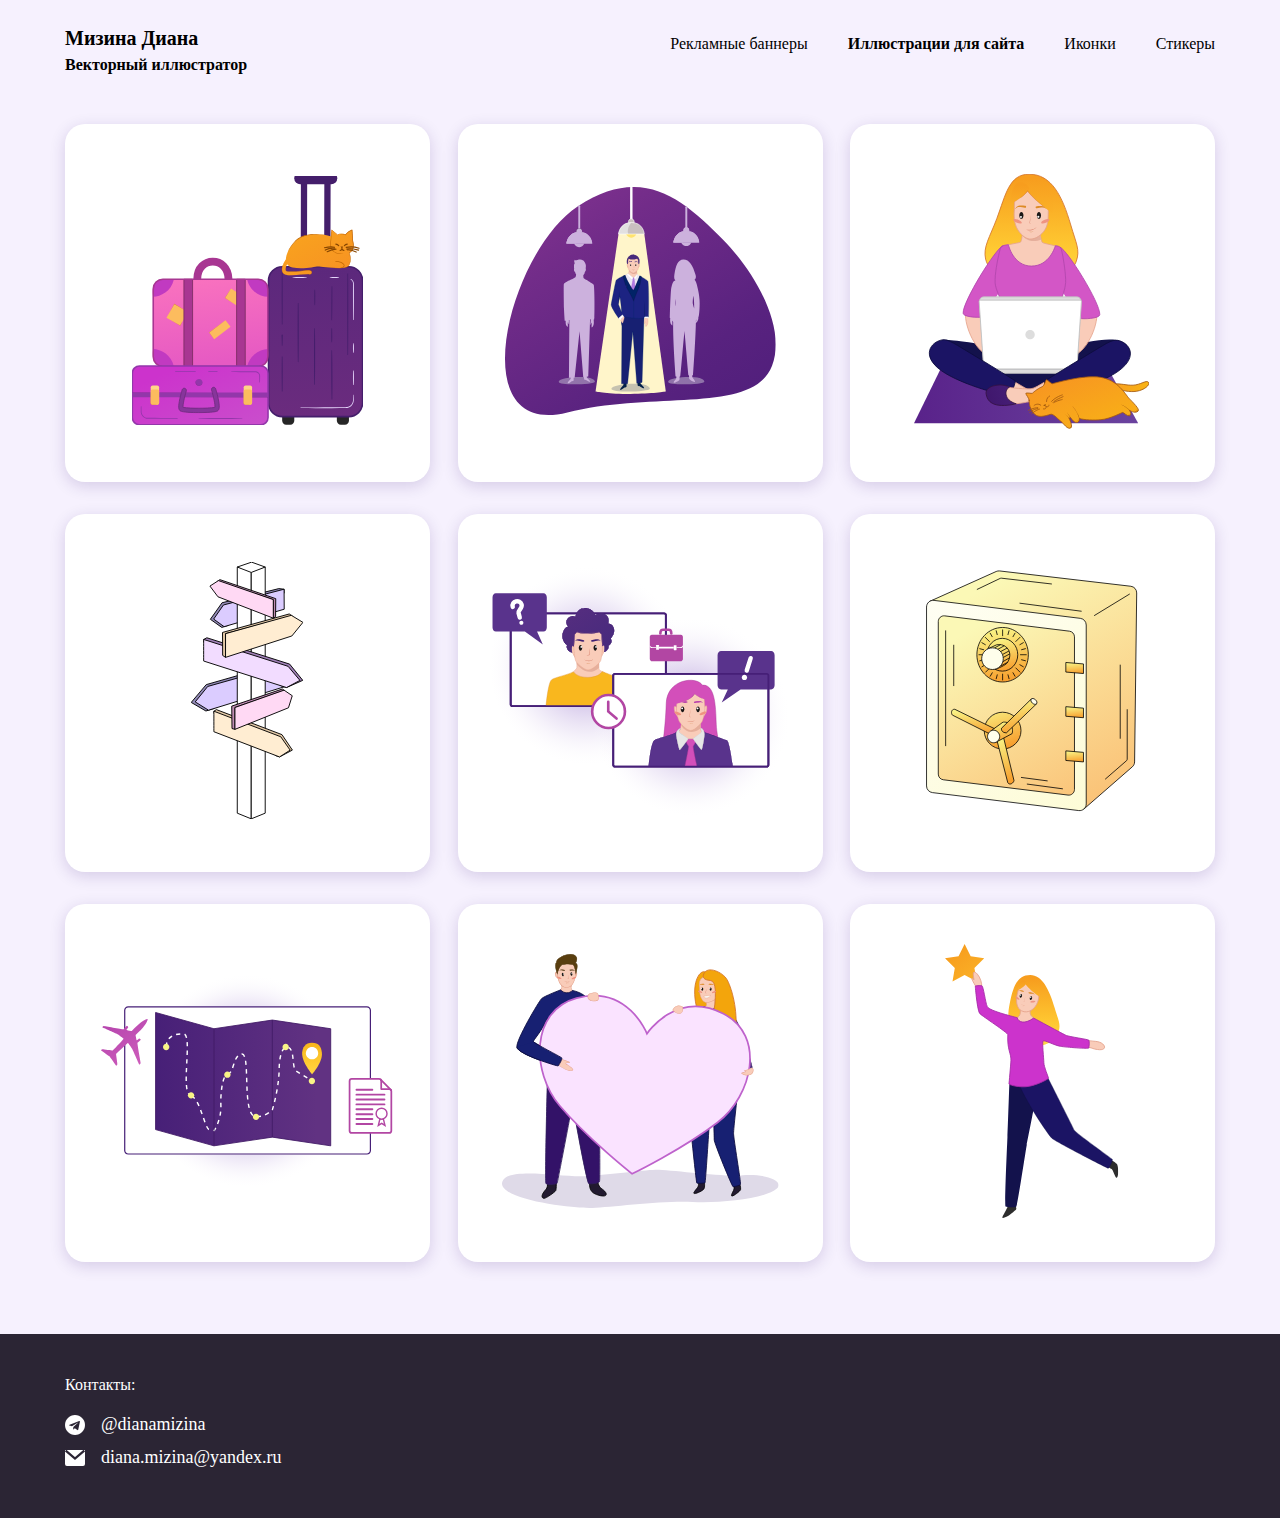
<file: index.html>
<!DOCTYPE HTML PUBLIC "-//W3C//DTD HTML 4.01//EN" "http://www.w3.org/TR/html4/strict.dtd">
<html>
<head>
    <meta name="viewport" content="width=device-width, initial-scale=1.0">
    <meta http-equiv="Content-Type" content="text/html; charset=utf-8">
    <title>PortfolioMizinaDiana</title>
    <link rel="stylesheet" href="./styles.css">
    <link rel="stylesheet" href="./headerAndFooterStyles.css">
</head>
<body class="wrapper">
<header>
    <div class="nameBlock">
        <h1>
            Мизина Диана
        </h1>
        <h2>
            Векторный иллюстратор
        </h2>
    </div>
    <div class="linksBlock">
        <a href="./bannersPage.html">Рекламные баннеры</a>
        <a class="activePage">Иллюстрации для сайта</a>
        <a href="iconsPage.html">Иконки</a>
        <a href="stickersPage.html" class="stickersPage">Стикеры</a>
    </div>
</header>
<div class="siteIllustrationsBlock">
    <div class="blockWithIllustration">
        <img src="./mediaSite/СatWithBagsSVG.svg" alt="">
    </div>
    <div class="blockWithIllustration">
        <img src="./mediaSite/ManInDarknessSVG.svg" alt="">
    </div>
    <div class="blockWithIllustration">
        <img src="./mediaSite/GirlAndCatOnTheCarpetSVG.svg" alt="">
    </div>
    <div class="blockWithIllustration">
        <img src="./mediaSite/PointerSVG.svg" alt="">
    </div>
    <div class="blockWithIllustration">
        <img src="./mediaSite/ConsultationSVG.svg" alt="">
    </div>
    <div class="blockWithIllustration">
        <img src="./mediaSite/StrongBoxSVG.svg" alt="">
    </div>
    <div class="blockWithIllustration">
        <img src="./mediaSite/MapSVG.svg" alt="">
    </div>
    <div class="blockWithIllustration">
        <img src="./mediaSite/BoyAndGirlWithHeartSVG.svg" alt="">
    </div>
    <div class="blockWithIllustration">
        <img src="./mediaSite/GirlWithStarSVG.svg" alt="">
    </div>
</div>
<footer>
    <div class="footerContainer">
        <p class="footerTitle">Контакты:</p>
        <div class="contactBlock">
            <div class="contactIcon">
                <img src="./contactsMedia/TelegramIconSVG.svg" alt="TelegramIconSVG">
            </div>
            <p class="contactParagraph">
                @dianamizina
            </p>
        </div>
        <div class="contactBlock">
            <div class="contactIcon">
                <img src="./contactsMedia/EmailIconSVG.svg" alt="EmailIconSVG">
            </div>
            <p class="contactParagraph">
                diana.mizina@yandex.ru
            </p>
        </div>
    </div>
</footer>
</body>
</html>
</file>
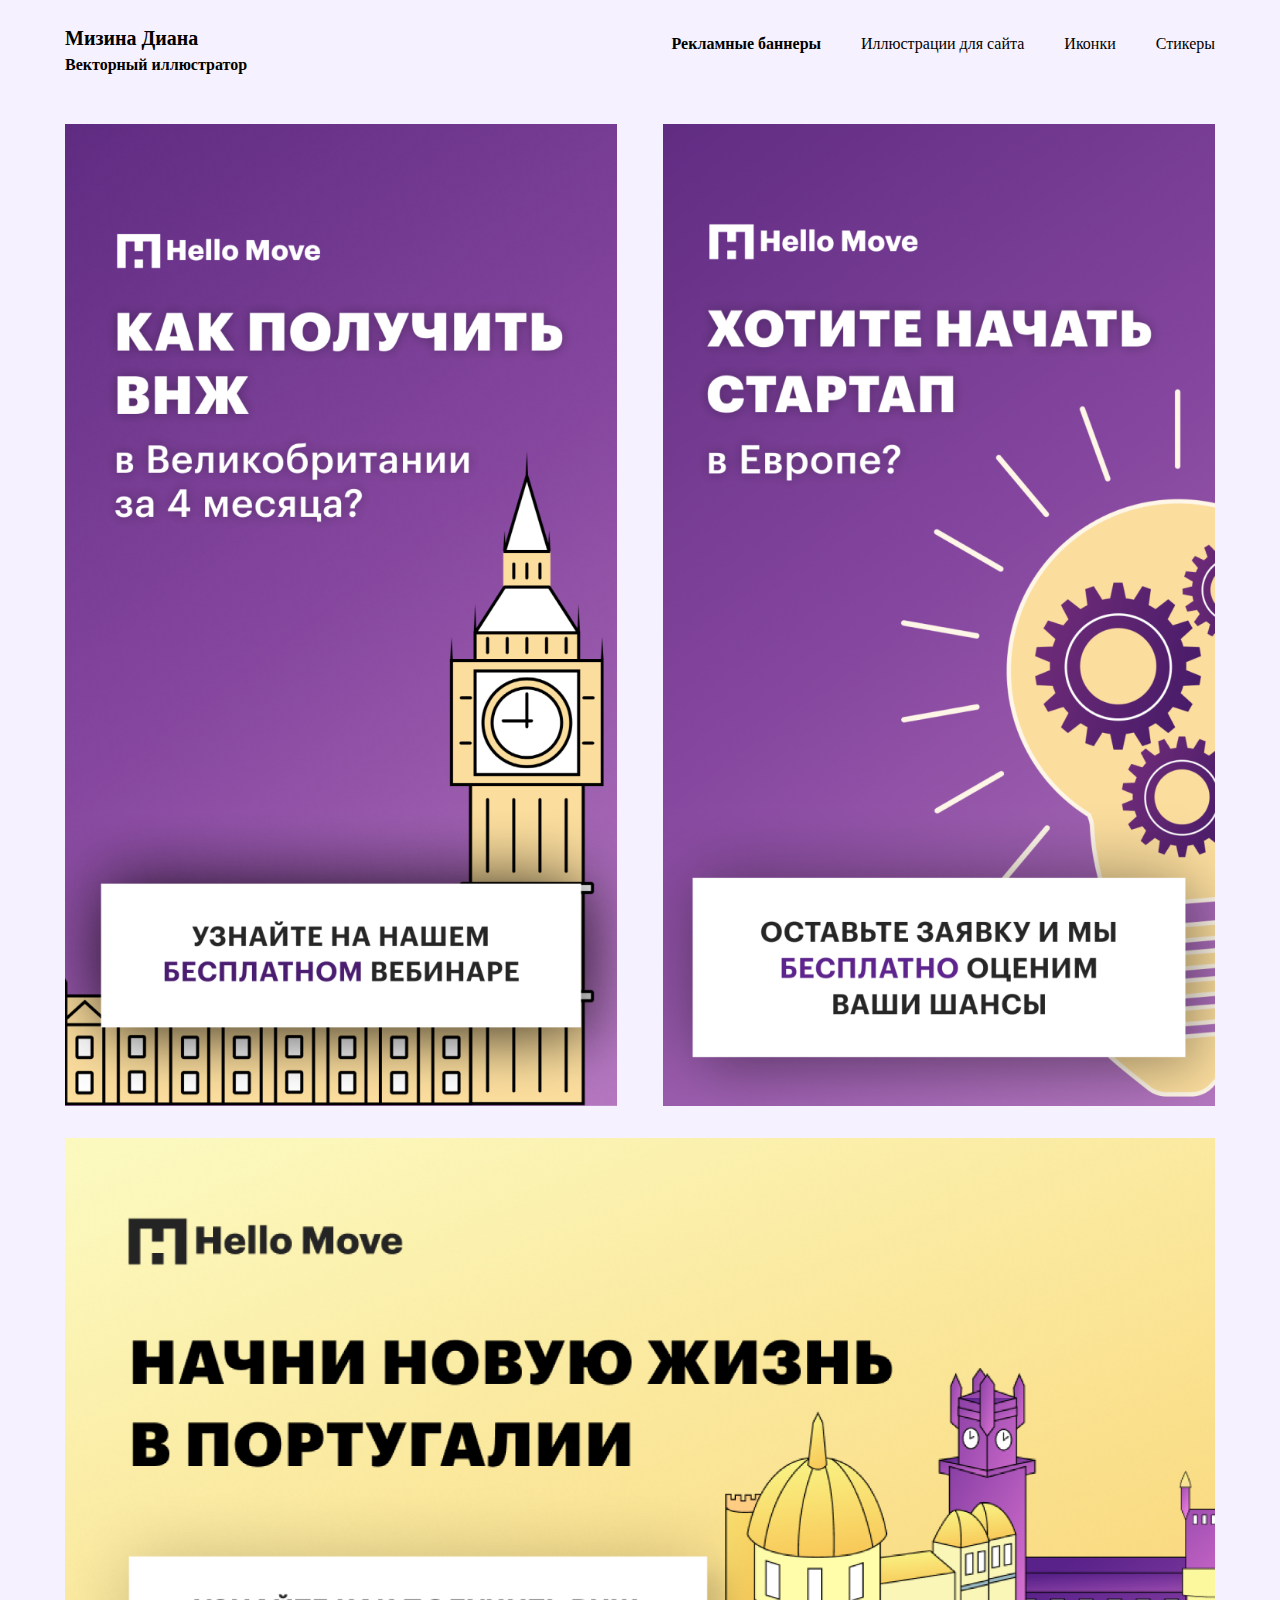
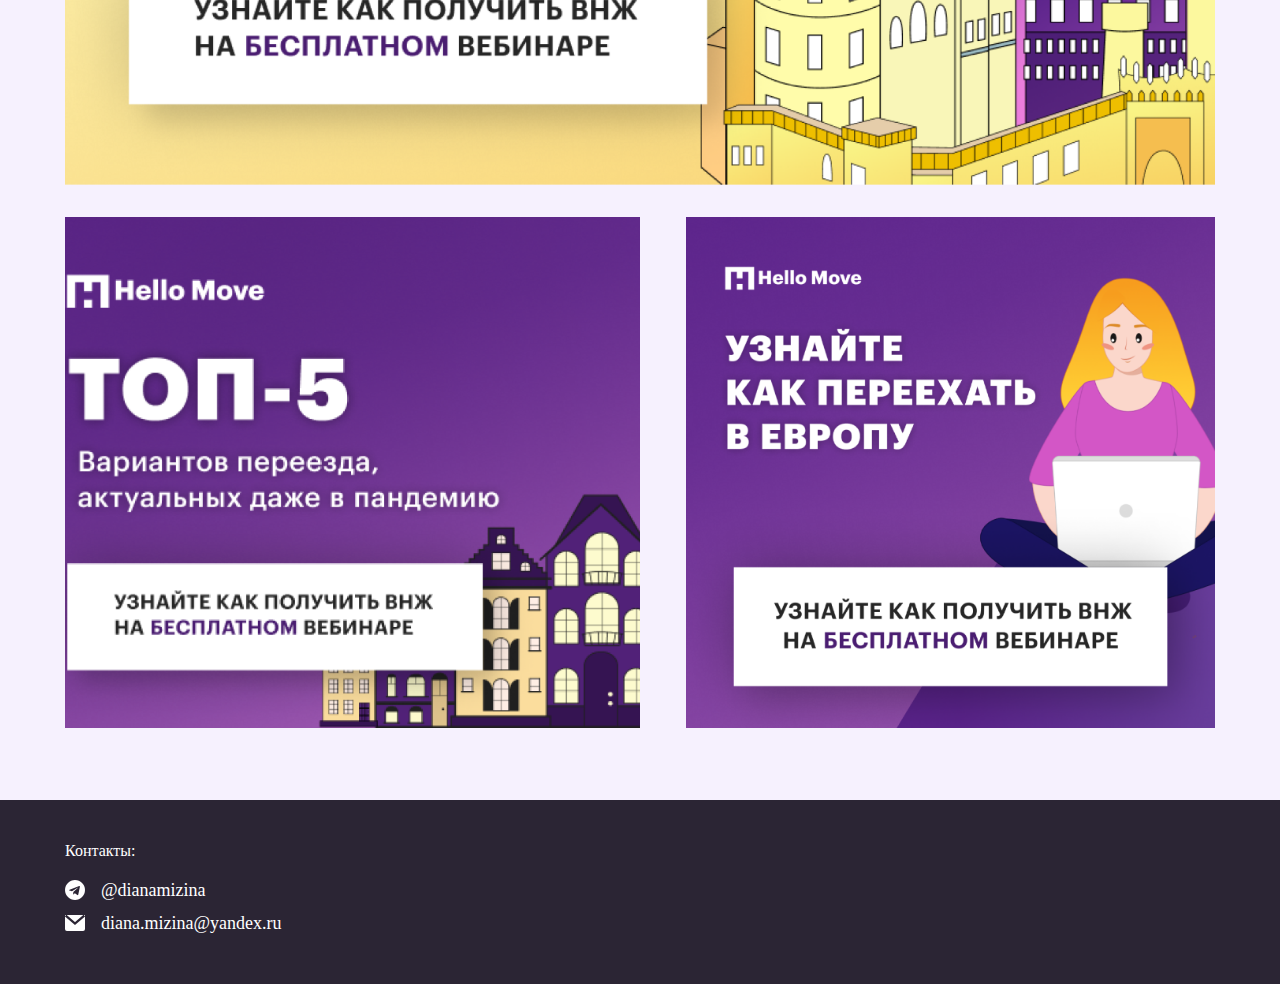
<file: bannersPage.html>
<!DOCTYPE HTML PUBLIC "-//W3C//DTD HTML 4.01//EN" "http://www.w3.org/TR/html4/strict.dtd">
<html>
<head>
    <meta name="viewport" content="width=device-width, initial-scale=1.0">
    <meta http-equiv="Content-Type" content="text/html; charset=utf-8">
    <title>PortfolioMizinaDiana</title>
    <link rel="stylesheet" href="./stylesBanners.css">
    <link rel="stylesheet" href="./headerAndFooterStyles.css">
</head>
<body class="wrapper">
<header>
    <div class="nameBlock">
        <h1>
            Мизина Диана
        </h1>
        <h2>
            Векторный иллюстратор
        </h2>
    </div>
    <div class="linksBlock">
        <a class="activePage" >Рекламные баннеры</a>
        <a href="./index.html">Иллюстрации для сайта</a>
        <a href="./iconsPage.html">Иконки</a>
        <a href="stickersPage.html">Стикеры</a>
    </div>
</header>
<div class="siteIllustrationsBlock">
    <div class="bannersBlock">
        <img class="first" src="./mediaBanners/FirstBannerIMG.png" alt="FirstBannerIMG">
        <img class="second" src="./mediaBanners/SecondBannerIMG.png" alt="SecondBannerIMG">
    </div>
    <div class="bannersBlock">
        <img class="third" src="./mediaBanners/ThirdBannerIMG.png" alt="ThirdBannerIMG">
    </div>
    <div class="bannersBlock">
        <img class="fourth" src="./mediaBanners/FourthBannerIMG.png" alt="FourthBannerIMG">
        <img class="fifth" src="./mediaBanners/FifthBannerIMG.png" alt="FifthBannerIMG">
    </div>
</div>
<footer>
    <div class="footerContainer">
        <p class="footerTitle">Контакты:</p>
        <div class="contactBlock">
            <div class="contactIcon">
                <img src="./contactsMedia/TelegramIconSVG.svg" alt="TelegramIconSVG">
            </div>
            <p class="contactParagraph">
                @dianamizina
            </p>
        </div>
        <div class="contactBlock">
            <div class="contactIcon">
                <img src="./contactsMedia/EmailIconSVG.svg" alt="EmailIconSVG">
            </div>
            <p class="contactParagraph">
                diana.mizina@yandex.ru
            </p>
        </div>
    </div>
</footer>
</body>
</html>
</file>
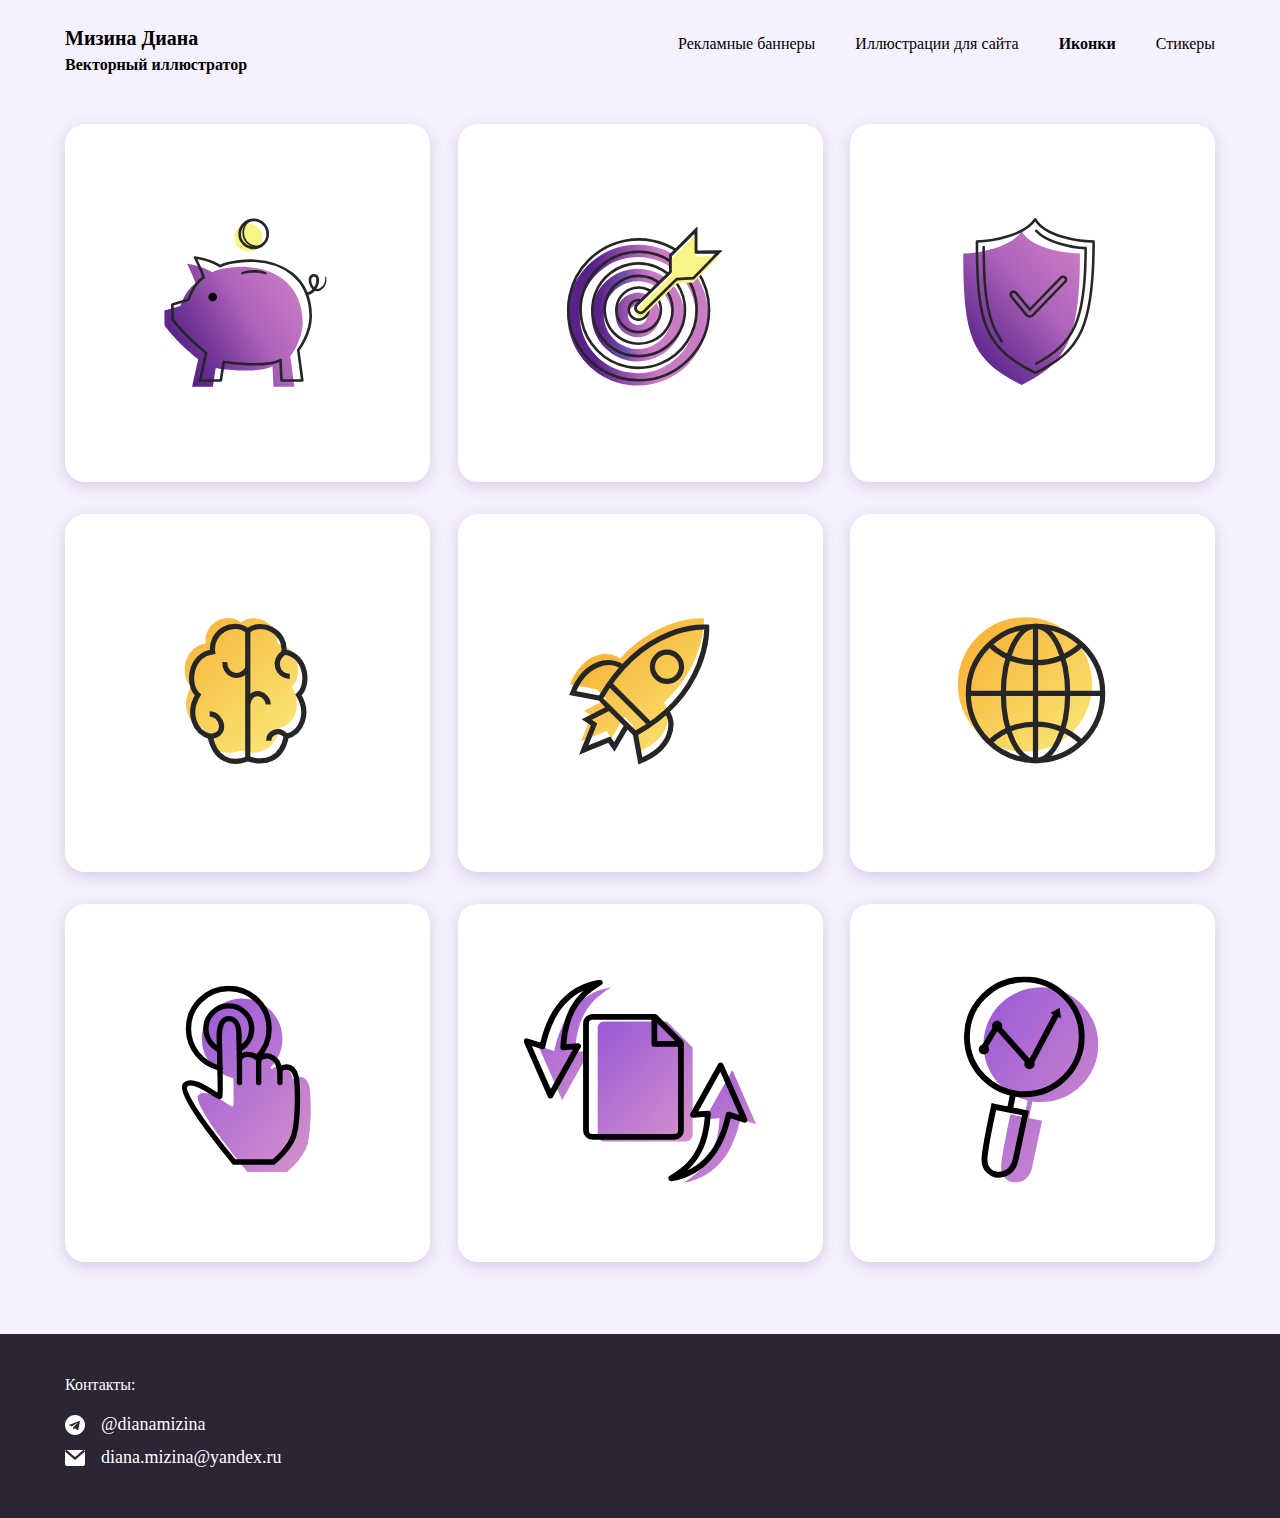
<file: iconsPage.html>
<!DOCTYPE HTML PUBLIC "-//W3C//DTD HTML 4.01//EN" "http://www.w3.org/TR/html4/strict.dtd">
<html>
<head>
    <meta name="viewport" content="width=device-width, initial-scale=1.0">
    <meta http-equiv="Content-Type" content="text/html; charset=utf-8">
    <title>PortfolioMizinaDiana</title>
    <link rel="stylesheet" href="./styles.css">
    <link rel="stylesheet" href="./headerAndFooterStyles.css">
</head>
<body class="wrapper">
<header>
    <div class="nameBlock">
        <h1>
            Мизина Диана
        </h1>
        <h2>
            Векторный иллюстратор
        </h2>
    </div>
    <div class="linksBlock">
        <a href="./bannersPage.html">Рекламные баннеры</a>
        <a href="./index.html">Иллюстрации для сайта</a>
        <a class="activePage">Иконки</a>
        <a href="stickersPage.html">Стикеры</a>
    </div>
</header>
<div class="siteIllustrationsBlock">
    <div class="blockWithIllustration">
        <img src="./mediaIcons/CoinPigIconSVG.svg" alt="CoinPigIconSVG">
    </div>
    <div class="blockWithIllustration">
        <img src="./mediaIcons/GoalIconSVG.svg" alt="GoalIconSVG">
    </div>
    <div class="blockWithIllustration">
        <img src="./mediaIcons/ShieldIconSVG.svg" alt="ShieldIconSVG">
    </div>
    <div class="blockWithIllustration">
        <img src="./mediaIcons/BrainIconSVG.svg" alt="BrainIconSVG">
    </div>
    <div class="blockWithIllustration">
        <img src="./mediaIcons/RocketIconSVG.svg" alt="RocketIconSVG">
    </div>
    <div class="blockWithIllustration">
        <img src="./mediaIcons/PlanetSVG.svg" alt="PlanetSVG">
    </div>
    <div class="blockWithIllustration">
        <img src="./mediaIcons/HandTouchedIconSVG.svg" alt="HandTouchedIconSVG">
    </div>
    <div class="blockWithIllustration">
        <img src="./mediaIcons/FilesIconSVG.svg" alt="FilesIconSVG">
    </div>
    <div class="blockWithIllustration">
        <img src="./mediaIcons/MagnifierIconSVG.svg" alt="MagnifierIconSVG">
    </div>
</div>
<footer>
    <div class="footerContainer">
        <p class="footerTitle">Контакты:</p>
        <div class="contactBlock">
            <div class="contactIcon">
                <img src="./contactsMedia/TelegramIconSVG.svg" alt="TelegramIconSVG">
            </div>
            <p class="contactParagraph">
                @dianamizina
            </p>
        </div>
        <div class="contactBlock">
            <div class="contactIcon">
                <img src="./contactsMedia/EmailIconSVG.svg" alt="EmailIconSVG">
            </div>
            <p class="contactParagraph">
                diana.mizina@yandex.ru
            </p>
        </div>
    </div>
</footer>
</body>
</html>
</file>
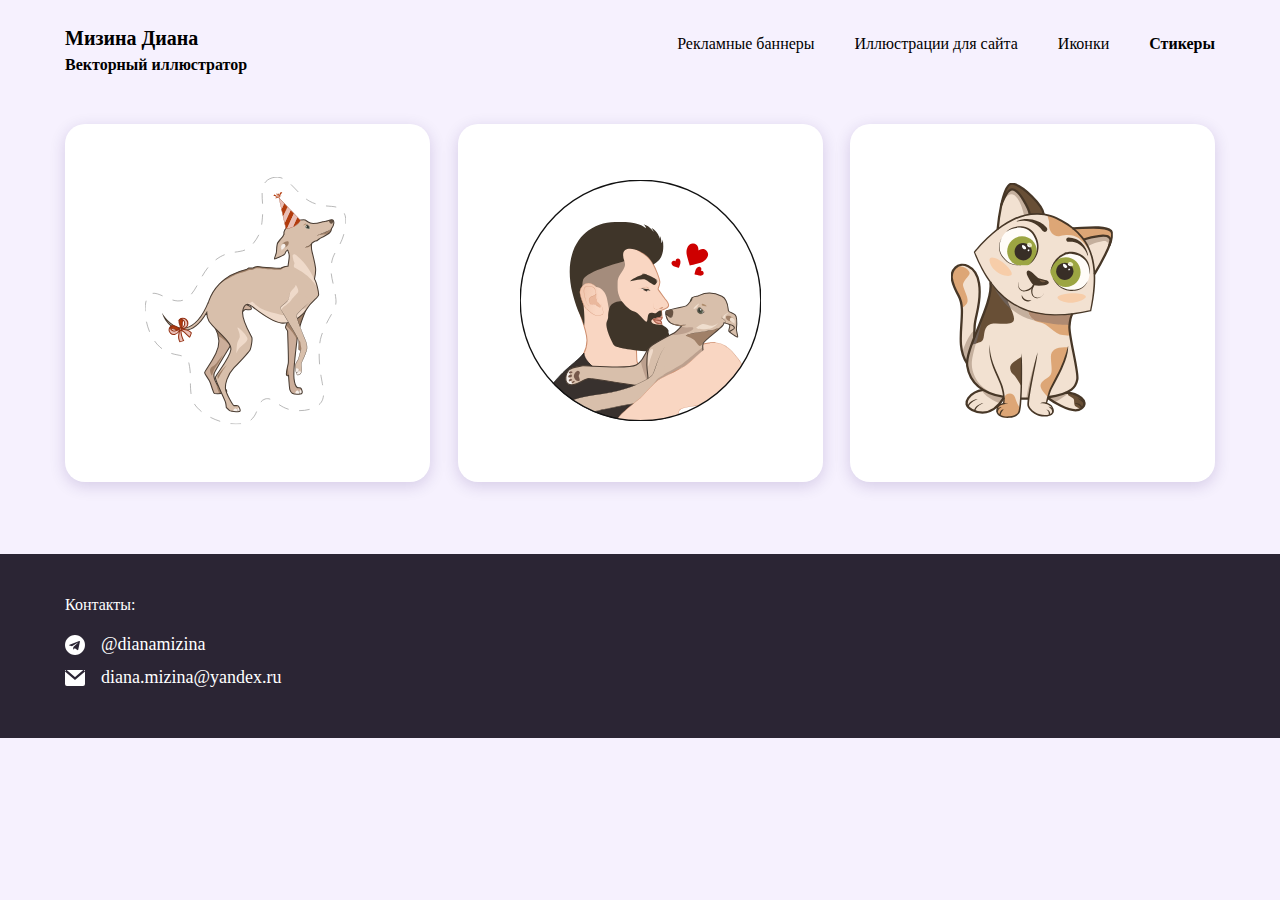
<file: stickersPage.html>
<!DOCTYPE HTML PUBLIC "-//W3C//DTD HTML 4.01//EN" "http://www.w3.org/TR/html4/strict.dtd">
<html>
<head>
    <meta name="viewport" content="width=device-width, initial-scale=1.0">
    <meta http-equiv="Content-Type" content="text/html; charset=utf-8">
    <title>PortfolioMizinaDiana</title>
    <link rel="stylesheet" href="./styles.css">
    <link rel="stylesheet" href="./headerAndFooterStyles.css">
</head>
<body class="wrapper">
<header>
    <div class="nameBlock">
        <h1>
            Мизина Диана
        </h1>
        <h2>
            Векторный иллюстратор
        </h2>
    </div>
    <div class="linksBlock">
        <a href="./bannersPage.html">Рекламные баннеры</a>
        <a href="./index.html">Иллюстрации для сайта</a>
        <a href="iconsPage.html">Иконки</a>
        <a class="activePage">Стикеры</a>
    </div>
</header>
<div class="siteIllustrationsBlock">
    <div class="blockWithIllustration">
        <img src="./mediaStickers/BrunoStickerSVG.svg" alt="BrunoStickerSVG">
    </div>
    <div class="blockWithIllustration">
        <img src="./mediaStickers/IlyaAndBrunoStickerSVG.svg" alt="IlyaAndBrunoStickerSVG">
    </div>
    <div class="blockWithIllustration">
        <img src="./mediaStickers/CatStickerSVG.svg" alt="CatStickerSVG.svg">
    </div>
</div>
<footer>
    <div class="footerContainer">
        <p class="footerTitle">Контакты:</p>
        <div class="contactBlock">
            <div class="contactIcon">
                <img src="./contactsMedia/TelegramIconSVG.svg" alt="TelegramIconSVG">
            </div>
            <p class="contactParagraph">
                @dianamizina
            </p>
        </div>
        <div class="contactBlock">
            <div class="contactIcon">
                <img src="./contactsMedia/EmailIconSVG.svg" alt="EmailIconSVG">
            </div>
            <p class="contactParagraph">
                diana.mizina@yandex.ru
            </p>
        </div>
    </div>
</footer>
</body>
</html>
</file>
<file: styles.css>
.siteIllustrationsBlock{
    margin: 0 auto;
    width: 1150px;
    display: flex;
    flex-direction: row;
    justify-content: space-between;
    flex-wrap: wrap;
    padding-bottom: 40px;
}
.blockWithIllustration{
    margin-bottom: 32px;
    background: #FFFFFF;
    box-shadow: 0 4px 16px rgba(44, 8, 103, 0.16);
    border-radius: 20px;
    padding: 40px 33px 40px 32px;
}

@media screen and (max-width: 1279px) {
    .siteIllustrationsBlock{
        margin: 0 auto;
        width: 880px;
        justify-content: space-between;
        padding-bottom: 40px;
    }
    .blockWithIllustration{
        margin-bottom: 32px;
        padding: 40px 60px 40px 60px;
    }
}
@media screen and (max-width: 999px) {
    .siteIllustrationsBlock{
        margin: 0 auto;
        width: 756px;
        justify-content: space-between;
        padding-bottom: 40px;
    }
    .blockWithIllustration{
        margin-bottom: 32px;
        padding: 40px 33px 40px 32px;
    }

}
@media screen and (max-width: 767px) {
    .siteIllustrationsBlock{
        margin: 0 auto;
        width: 460px;
        justify-content: space-between;
        padding-bottom: 40px;
    }
    .blockWithIllustration{
        margin-bottom: 32px;
        padding: 40px 33px 40px 78px;
        width: 100%;
    }

}
@media screen and (max-width: 479px) {
    .siteIllustrationsBlock{
        margin-left: 16px;
        margin-right: 16px;
        width: auto;
        justify-content: space-between;
        padding-bottom: 40px;
    }
    .blockWithIllustration{
        margin-bottom: 32px;
        padding: 40px 33px 40px 32px;
    }
    img{
        width: 100%;
    }
}
</file>
<file: headerAndFooterStyles.css>
.wrapper {
    background-color: #F6F1FE;
    font-family: "Open Sans", serif;
    color: #000000;
    cursor: default;
    margin: 0;
}

header {
    display: flex;
    margin: 0 auto;
    width: 1150px;
    flex-direction: row;
    align-items: center;
    justify-content: space-between;
    padding-bottom: 48px;
    padding-top: 12px;
}

.nameBlock {
    display: flex;
    flex-direction: column;
}

h1 {
    font-style: normal;
    font-weight: 600;
    font-size: 20px;
    line-height: 27px;
    margin-bottom: 2px;
    width: 100%;
}

h2 {
    margin: 0;
    font-style: normal;
    font-weight: 600;
    font-size: 16px;
    line-height: 22px;
    width: 100%;
}

.linksBlock {
    display: flex;
    flex-direction: row;
}

a {
    text-decoration: none;
    font-style: normal;
    font-weight: normal;
    font-size: 16px;
    line-height: 22px;
    margin-right: 40px;
    color: #000000;
}

a:last-child {
    margin-right: 0;
}

.activePage {
    font-weight: 600;
}

footer {
    background: #2B2534;
}

.footerContainer {
    padding-bottom: 40px;
    padding-top: 24px;
    margin: 0 auto;
    width: 1150px;
}

.footerTitle {
    font-style: normal;
    font-weight: normal;
    font-size: 16px;
    line-height: 22px;
    color: #FFFFFF;
}

.contactBlock {
    display: flex;
    align-items: center;
    flex-direction: row;
    margin-bottom: 8px;

}

.contactIcon {
    margin-right: 16px;
    margin-bottom: -4px;
}

.contactParagraph {
    font-style: normal;
    font-weight: normal;
    font-size: 18px;
    line-height: 25px;
    color: #FFFFFF;
    margin: 0;
    padding: 0;
}


@media screen and (max-width: 1279px) {
    header {
        margin: 0 auto;
        width: 880px;
        flex-direction: row;
        align-items: center;
        justify-content: space-between;
        padding-bottom: 48px;
        padding-top: 12px;
    }

    h1 {
        font-size: 20px;
        margin-bottom: 2px;
    }

    h2 {
        font-size: 16px;
    }

    .linksBlock {
        display: flex;
        flex-direction: row;
    }

    a {
        font-size: 16px;
        line-height: 22px;
        margin-right: 40px;
    }

    .activePage {
        font-weight: 600;
    }


    .footerContainer {
        padding-bottom: 40px;
        padding-top: 24px;
        margin: 0 auto;
        width: 880px;
    }

    .footerTitle {
        font-size: 16px;
    }

    .contactBlock {
        margin-bottom: 8px;
    }
}

@media screen and (max-width: 999px) {
    header {
        margin: 0 auto;
        width: 756px;
        flex-direction: column;
        align-items: flex-start;
        justify-content: space-between;
        padding-bottom: 48px;
        padding-top: 12px;
    }

    .nameBlock {
        display: flex;
        flex-direction: column;
        margin-bottom: 24px;
    }

    h1 {
        font-size: 20px;
        margin-bottom: 2px;
    }

    h2 {
        font-size: 16px;
        width: 100%;
    }

    .linksBlock {
        justify-content: space-between;
        display: flex;
        flex-direction: row;
        width: 100%;
    }

    a {
        font-size: 16px;
        line-height: 22px;
        margin-right: 16px;
    }

    .activePage {
        font-weight: 600;
    }


    .footerContainer {
        padding-bottom: 40px;
        padding-top: 24px;
        margin: 0 auto;
        width: 756px;
    }

    .footerTitle {
        font-size: 16px;
    }

    .contactBlock {
        margin-bottom: 8px;
    }
}

@media screen and (max-width: 767px) {
    header {
        margin: 0 auto;
        width: 460px;
        flex-direction: column;
        align-items: flex-start;
        justify-content: space-between;
        padding-bottom: 32px;
        padding-top: 12px;
    }

    .nameBlock {
        display: flex;
        flex-direction: column;
        margin-bottom: 24px;
    }

    h1 {
        font-size: 20px;
        margin-bottom: 2px;
    }

    h2 {
        font-size: 16px;
        width: 100%;
    }

    .linksBlock {
        justify-content: flex-start;
        display: flex;
        flex-direction: row;
        width: 100%;
    }

    a {
        font-size: 16px;
        line-height: 22px;
        margin-right: 16px;
        width: 100%;
    }

    .activePage {
        font-weight: 600;
    }

    .footerContainer {
        padding-bottom: 40px;
        padding-top: 24px;
        margin: 0 auto;
        width: 460px;
    }

    .footerTitle {
        font-size: 16px;
    }

    .contactBlock {
        margin-bottom: 8px;
    }
}

@media screen and (max-width: 479px) {
    header {
        margin-left: 16px;
        margin-right: 16px;
        width: auto;
        flex-direction: column;
        align-items: flex-start;
        justify-content: space-between;
        padding-bottom: 32px;
        padding-top: 12px;
    }

    .nameBlock {
        display: flex;
        flex-direction: column;
        margin-bottom: 24px;
    }

    h1 {
        font-size: 20px;
        margin-bottom: 2px;
    }

    h2 {
        font-size: 16px;
        width: 1    00%;
    }

    .linksBlock {
        justify-content: flex-start;
        display: flex;
        flex-direction: row;
        flex-wrap: wrap;
        width: 100%;
    }

    a {
        font-size: 16px;
        line-height: 22px;
        margin-right: 16px;
        width: 100%;
    }

    .activePage {
        font-weight: 600;
    }
    footer{
        width: 100%;
    }

    .footerContainer {
        padding-bottom: 40px;
        padding-top: 24px;
        margin-left: 16px;
        margin-right: 16px;
        width: auto;
    }

    .footerTitle {
        font-size: 16px;
    }

    .contactBlock {
        margin-bottom: 8px;
    }
}
</file>
<file: stylesBanners.css>
.siteIllustrationsBlock {
    margin: 0 auto;
    width: 1150px;
    display: flex;
    flex-direction: column;
    justify-content: space-between;
    padding-bottom: 40px;
}

.bannersBlock {
    display: flex;
    flex-direction: row;
    justify-content: space-between;
    margin-bottom: 32px;
}

.first {
    width: 48%;
    object-fit: cover
}

.second {
    width: 48%;
    object-fit: cover
}

.third {
    width: 100%;
    object-fit: cover
}

.fourth {
    width: 50%;
    object-fit: cover
}

.fifth {
    width: 46%;
    object-fit: cover
}

@media screen and (max-width: 1279px) {
    .siteIllustrationsBlock {
        margin: 0 auto;
        width: 880px;
        justify-content: space-between;
        padding-bottom: 40px;
    }
}

@media screen and (max-width: 999px) {
    .siteIllustrationsBlock {
        margin: 0 auto;
        width: 756px;
        justify-content: space-between;
        padding-bottom: 40px;
    }

    .bannersBlock {
        display: flex;
        flex-direction: row;
        justify-content: space-between;
        margin-bottom: 16px;
    }
}

@media screen and (max-width: 767px) {
    .siteIllustrationsBlock {
        margin: 0 auto;
        width: 460px;
        justify-content: space-between;
        padding-bottom: 40px;
    }

}

@media screen and (max-width: 479px) {
    .siteIllustrationsBlock {
        margin-left: 16px;
        margin-right: 16px;
        width: auto;
        justify-content: space-between;
        padding-bottom: 40px;
    }

    .bannersBlock {
        display: flex;
        flex-direction: row;
        justify-content: space-between;
        margin-bottom: 8px;
    }
}
</file>
